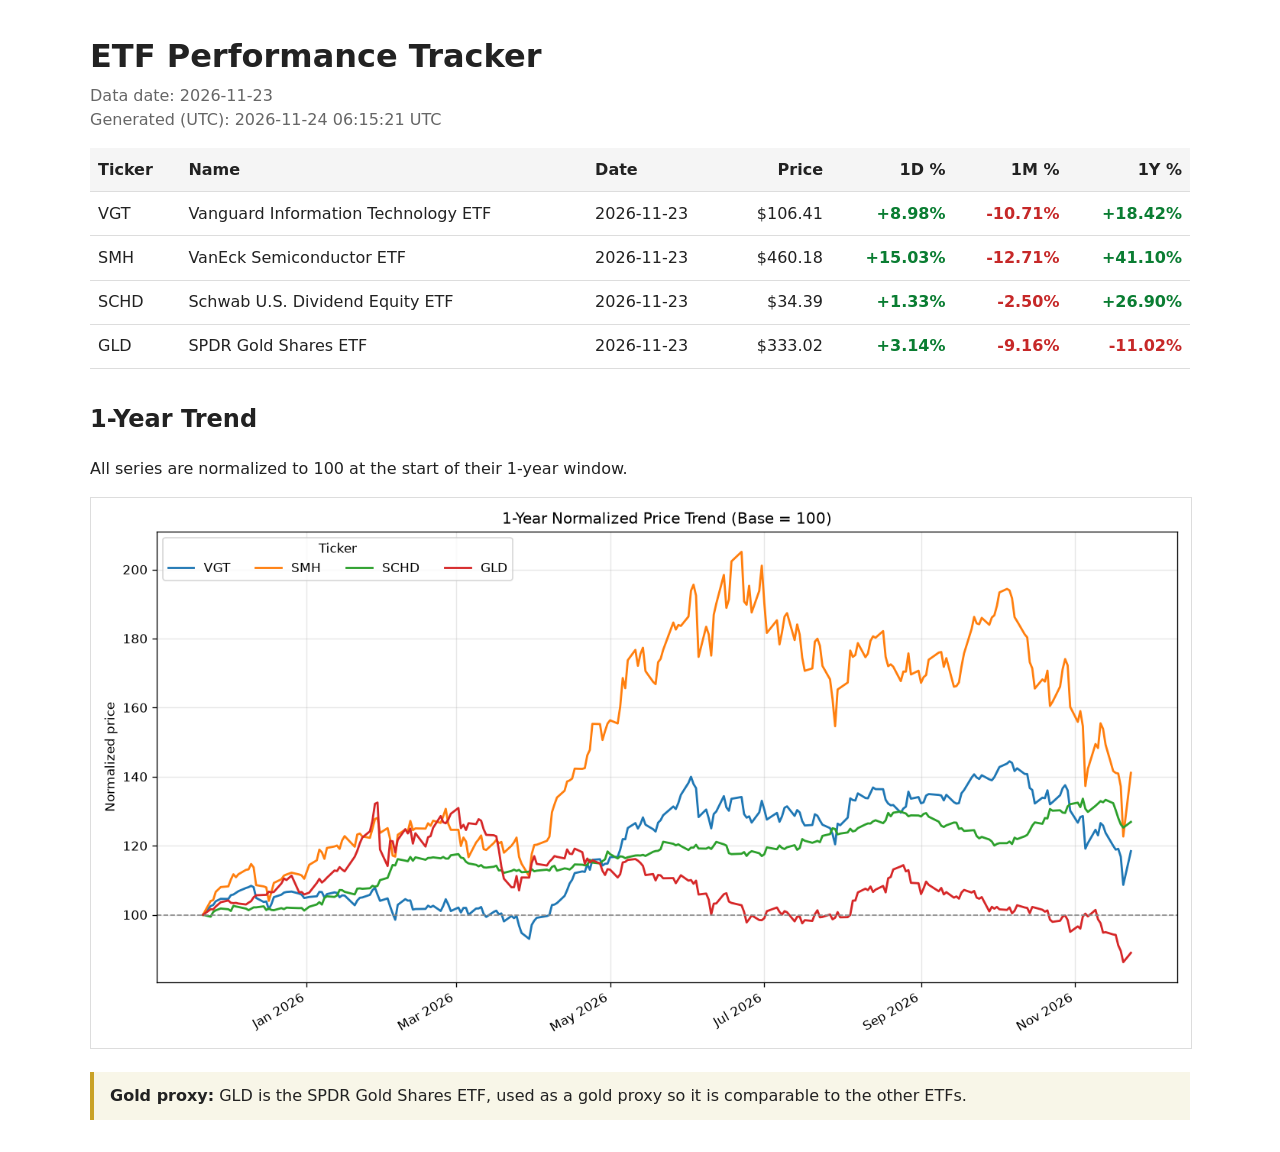
<file: index.html>
<!doctype html>
<html lang="en"><head><meta charset="utf-8">
<meta name="viewport" content="width=device-width, initial-scale=1">
<title>ETF Performance Tracker</title>
<style>
body{font-family:system-ui,-apple-system,"Segoe UI",Roboto,sans-serif;max-width:1100px;margin:2rem auto;padding:0 1rem;color:#222;line-height:1.5}
h1{margin-bottom:.25rem}h2{margin-top:2rem}.meta{color:#666;margin-top:0}
table{border-collapse:collapse;width:100%;margin-top:1rem}
th,td{border-bottom:1px solid #ddd;padding:.6rem .5rem;text-align:right;white-space:nowrap}
th:nth-child(-n+3),td:nth-child(-n+3){text-align:left}th{background:#f5f5f5}
.pos{color:#0a7d32;font-weight:600}.neg{color:#c62828;font-weight:600}
.flat,.na{color:#666}img{max-width:100%;height:auto;border:1px solid #ddd}
.note{background:#f8f6e8;border-left:4px solid #c9a227;padding:.75rem 1rem}
</style></head><body>
<h1>ETF Performance Tracker</h1>
<p class="meta">Data date: 2026-11-23<br>Generated (UTC): 2026-11-24 06:15:21 UTC</p>
<table><thead><tr><th>Ticker</th><th>Name</th><th>Date</th><th>Price</th>
<th>1D %</th><th>1M %</th><th>1Y %</th></tr></thead><tbody>
<tr><td>VGT</td><td>Vanguard Information Technology ETF</td><td>2026-11-23</td><td>$106.41</td><td class="pos">+8.98%</td><td class="neg">-10.71%</td><td class="pos">+18.42%</td></tr>
<tr><td>SMH</td><td>VanEck Semiconductor ETF</td><td>2026-11-23</td><td>$460.18</td><td class="pos">+15.03%</td><td class="neg">-12.71%</td><td class="pos">+41.10%</td></tr>
<tr><td>SCHD</td><td>Schwab U.S. Dividend Equity ETF</td><td>2026-11-23</td><td>$34.39</td><td class="pos">+1.33%</td><td class="neg">-2.50%</td><td class="pos">+26.90%</td></tr>
<tr><td>GLD</td><td>SPDR Gold Shares ETF</td><td>2026-11-23</td><td>$333.02</td><td class="pos">+3.14%</td><td class="neg">-9.16%</td><td class="neg">-11.02%</td></tr>
</tbody></table>
<h2>1-Year Trend</h2>
<p>All series are normalized to 100 at the start of their 1-year window.</p>
<img src="[data-uri]" alt="1-year normalized trend chart">
<p class="note"><strong>Gold proxy:</strong> GLD is the SPDR Gold Shares ETF,
used as a gold proxy so it is comparable to the other ETFs.</p>
</body></html>
</file>
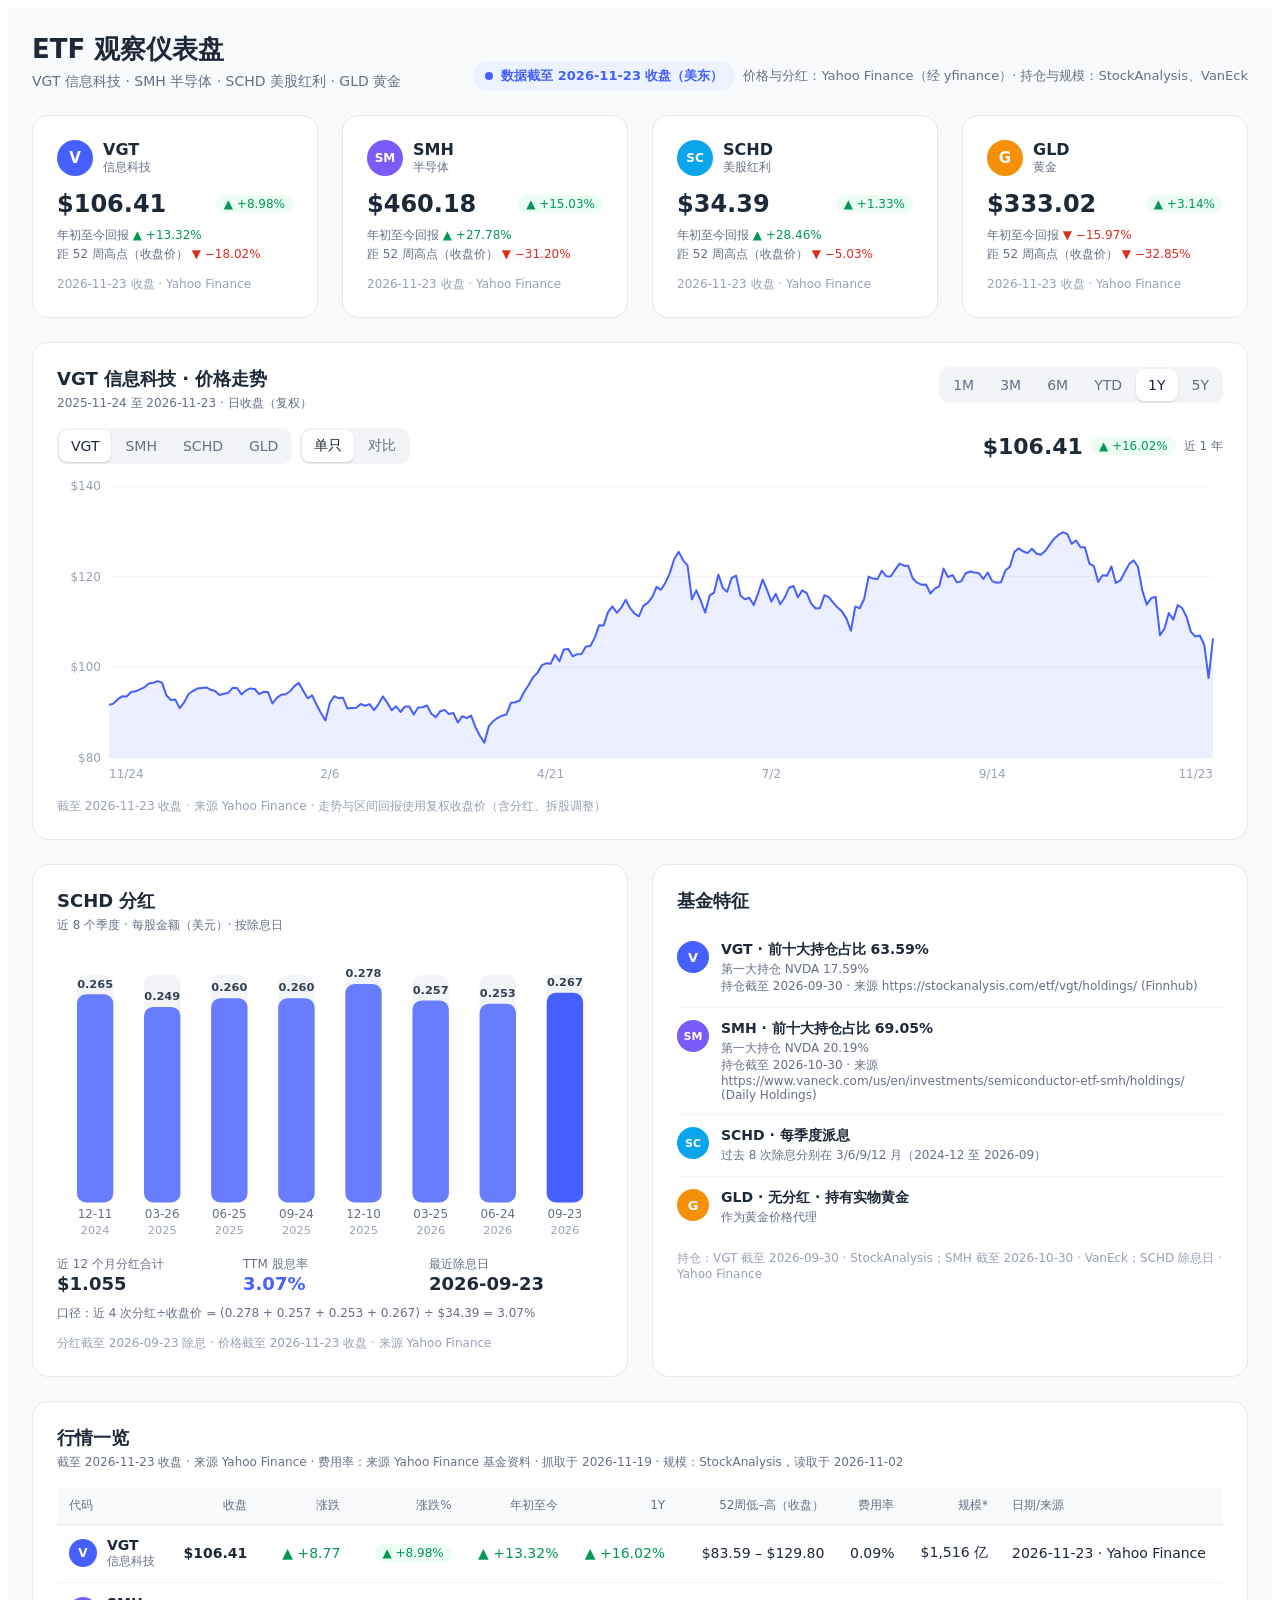
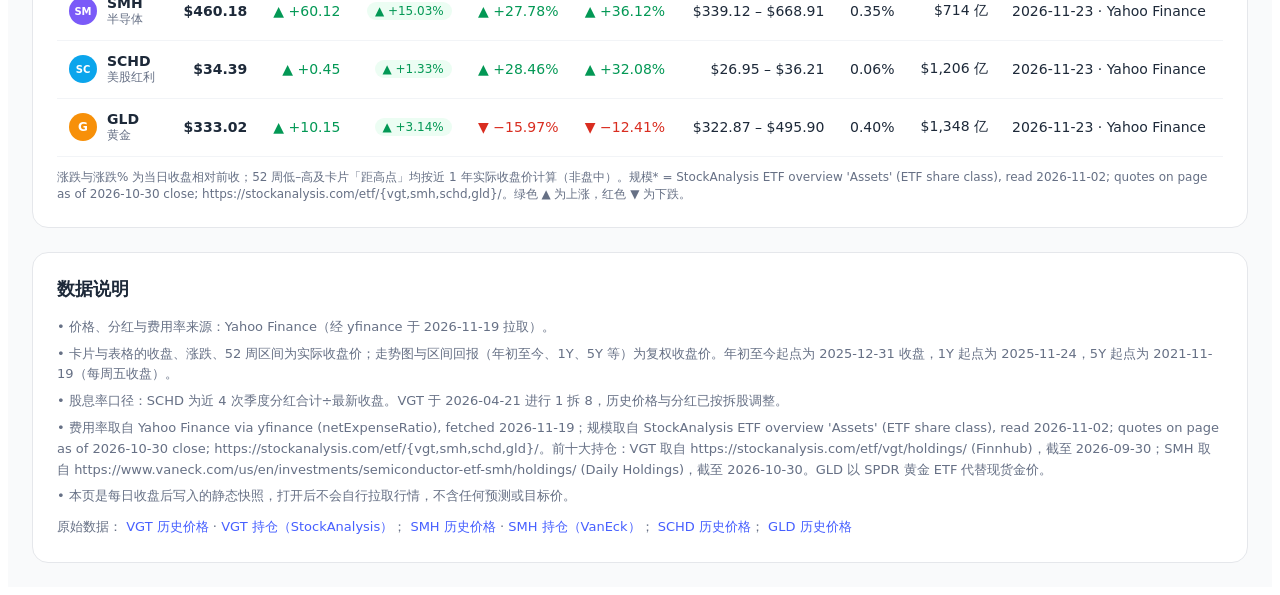
<file: dashboard/index.html>
<!DOCTYPE html>
<html lang="zh-Hans">
<head>
<meta charset="utf-8">
<meta name="viewport" content="width=device-width, initial-scale=1">
<title>ETF 观察仪表盘</title>
<link rel="icon" href="data:,">
<link rel="stylesheet" href="style.css">
</head>
<body>
<script src="data.js"></script>
<script src="app.js"></script>
</body>
</html>
</file>
<file: dashboard/style.css>
.etfd {
  background: #F9FAFB;
  color: #1D2939;
  font-family: Outfit, "PingFang SC", "Noto Sans SC", "Microsoft YaHei", system-ui, sans-serif;
  min-height: 100vh;
  overflow-x: hidden;
  box-sizing: border-box;
}
.etfd * {
  box-sizing: border-box;
}
.etfd .wrap {
  max-width: 1536px;
  margin: 0 auto;
  padding: 16px;
}
.etfd .g12 {
  display: grid;
  grid-template-columns: repeat(12, minmax(0, 1fr));
  gap: 16px;
}
.etfd .s12 {
  grid-column: span 12;
  min-width: 0;
}
.etfd .etf {
  grid-column: span 6;
  min-width: 0;
}
.etfd .left {
  grid-column: span 12;
  min-width: 0;
}
.etfd .half {
  grid-column: span 12;
  min-width: 0;
}
.etfd .card {
  background: #fff;
  border: 1px solid #E5E7EB;
  border-radius: 16px;
  padding: 20px;
  min-width: 0;
}
.etfd .ctitle {
  font-size: 18px;
  font-weight: 600;
  color: #1D2939;
}
.etfd .sec {
  font-size: 12px;
  color: #667085;
}
.etfd .meta {
  font-size: 12px;
  color: #98A2B3;
  margin-top: 12px;
}
.etfd .seg {
  display: inline-flex;
  gap: 2px;
  padding: 2px;
  background: #F2F4F7;
  border-radius: 10px;
  max-width: 100%;
  overflow-x: auto;
  scrollbar-width: none;
}
.etfd .seg button {
  height: 32px;
  padding: 0 12px;
  border: none;
  border-radius: 8px;
  background: transparent;
  color: #667085;
  font-size: 14px;
  font-weight: 500;
  cursor: pointer;
  font-family: inherit;
  flex-shrink: 0;
  white-space: nowrap;
}
.etfd .seg button.on {
  background: #fff;
  color: #1D2939;
  box-shadow: 0 1px 3px rgba(16, 24, 40, .10), 0 1px 2px rgba(16, 24, 40, .06);
}
.etfd .pill {
  display: inline-flex;
  align-items: center;
  gap: 3px;
  padding: 2px 8px;
  border-radius: 999px;
  font-size: 12px;
  font-weight: 500;
  white-space: nowrap;
}
.etfd .qt {
  width: 100%;
  border-collapse: separate;
  border-spacing: 0;
}
.etfd .qt th {
  font-size: 12px;
  font-weight: 500;
  color: #667085;
  text-align: right;
  padding: 10px 12px;
  border-bottom: 1px solid #E5E7EB;
  white-space: nowrap;
  background: #F9FAFB;
}
.etfd .qt td {
  font-size: 14px;
  color: #1D2939;
  text-align: right;
  padding: 12px;
  border-bottom: 1px solid #F2F4F7;
  white-space: nowrap;
}
.etfd .qt .l {
  text-align: left;
}
.etfd .qt .stk {
  position: sticky;
  left: 0;
  background: #fff;
  z-index: 1;
}
.etfd .qt th.stk {
  background: #F9FAFB;
}
.etfd .qmob {
  display: none;
  flex-direction: column;
  gap: 10px;
}
.etfd .qdesk {
  display: block;
  overflow-x: auto;
}
.etfd a {
  color: #465FFF;
  text-decoration: none;
}
@media (min-width: 768px) {
  .etfd .wrap { padding: 24px; }
  .etfd .g12 { gap: 24px; }
  .etfd .card { padding: 24px; }
}
@media (min-width: 1024px) {
  .etfd .half { grid-column: span 6; }
}
@media (min-width: 1280px) {
  .etfd .etf { grid-column: span 3; }
}
@media (max-width: 767px) {
  .etfd .qdesk { display: none; }
  .etfd .qmob { display: flex; }
}
.etfd .m-short {
  display: none;
}
@media (max-width: 639px) {
  .etfd .etf .card { padding: 14px; }
  .etfd .etf .price { font-size: 18px; }
  .etfd .m-long { display: none; }
  .etfd .m-short { display: inline; }
}
</file>
